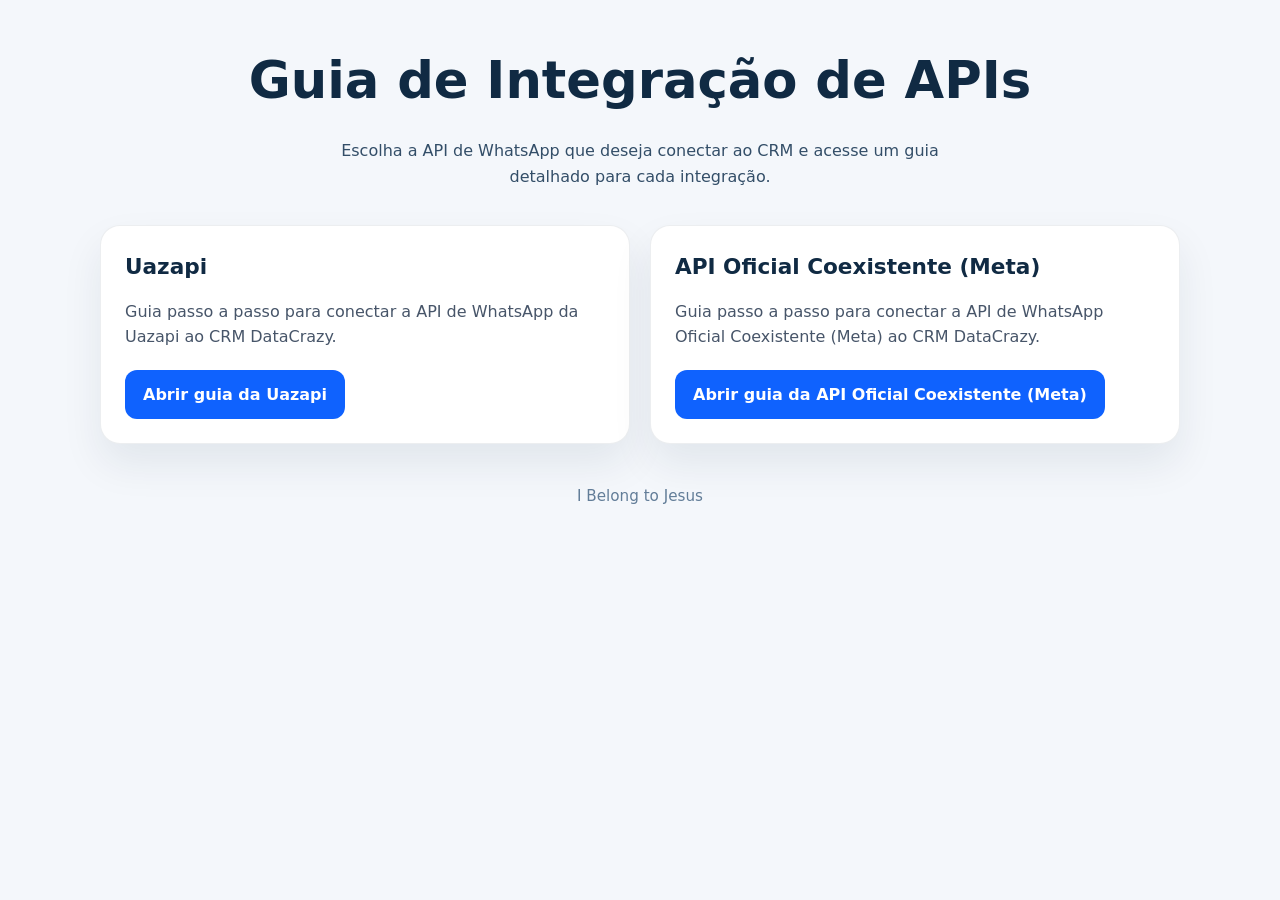
<file: index.html>
<!DOCTYPE html>
<html lang="pt-BR">
<head>
  <meta charset="UTF-8">
  <meta name="viewport" content="width=device-width, initial-scale=1.0">
  <title>Guias de Integração de APIs</title>
  <link rel="stylesheet" href="css/styles.css">
</head>
<body class="home-page">
  <!-- Página principal do projeto com links para cada guia de API. -->
  <main>
    <header>
      <h1>Guia de Integração de APIs</h1>
      <p>Escolha a API de WhatsApp que deseja conectar ao CRM e acesse um guia detalhado para cada integração.</p>
    </header>

    <!-- Lista de APIs disponíveis para consulta. Adicione novos cards aqui sempre que houver outro guia. -->
    <section class="cards">
      <article class="card">
        <h2>Uazapi</h2>
        <p>Guia passo a passo para conectar a API de WhatsApp da Uazapi ao CRM DataCrazy.</p>
        <a href="Uazapi/uazapi.html">Abrir guia da Uazapi</a>
      </article>

      <article class="card">
        <h2>API Oficial Coexistente (Meta)</h2>
        <p>Guia passo a passo para conectar a API de WhatsApp Oficial Coexistente (Meta) ao CRM DataCrazy.</p>
        <a href="oficial-coex/oficial-coex.html">Abrir guia da API Oficial Coexistente (Meta)</a>
    </section>

    <div class="footnote">
      <p>I Belong to Jesus</p>
    </div>
  </main>
</body>
</html>
</file>
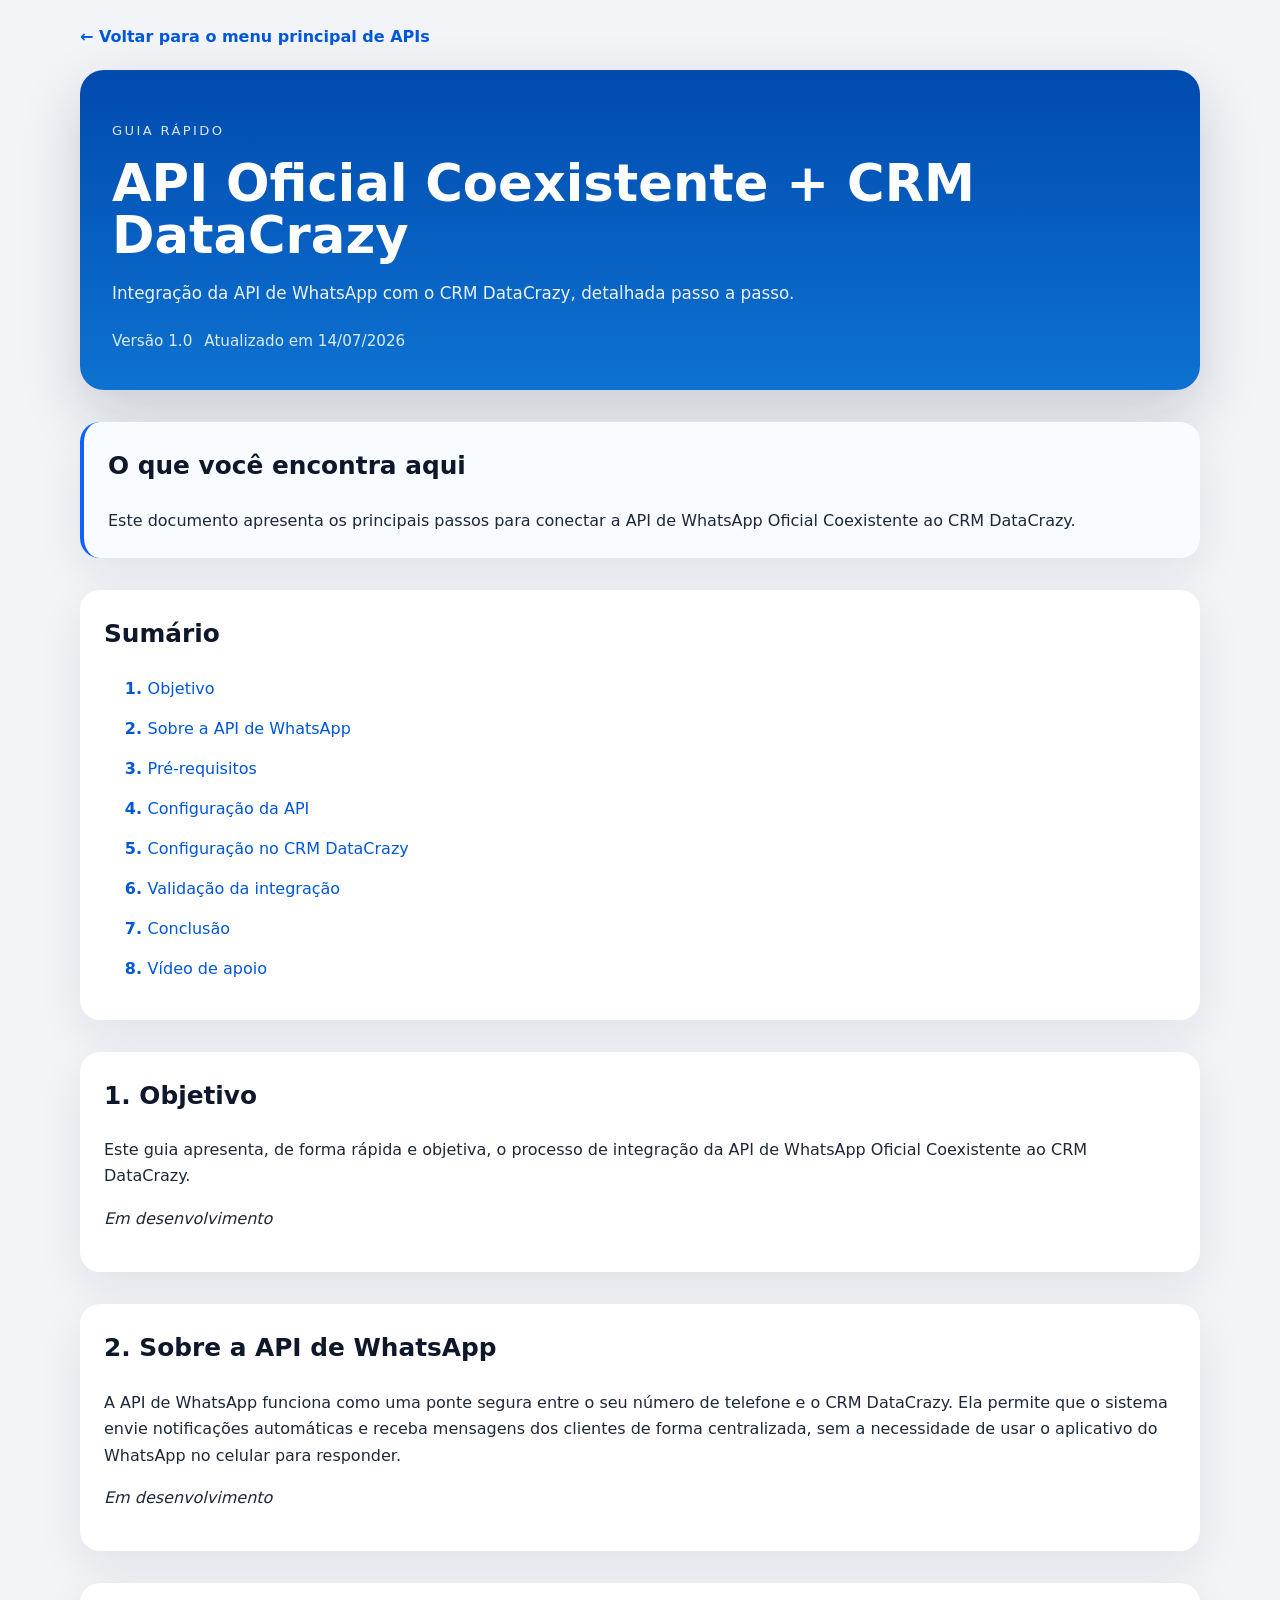
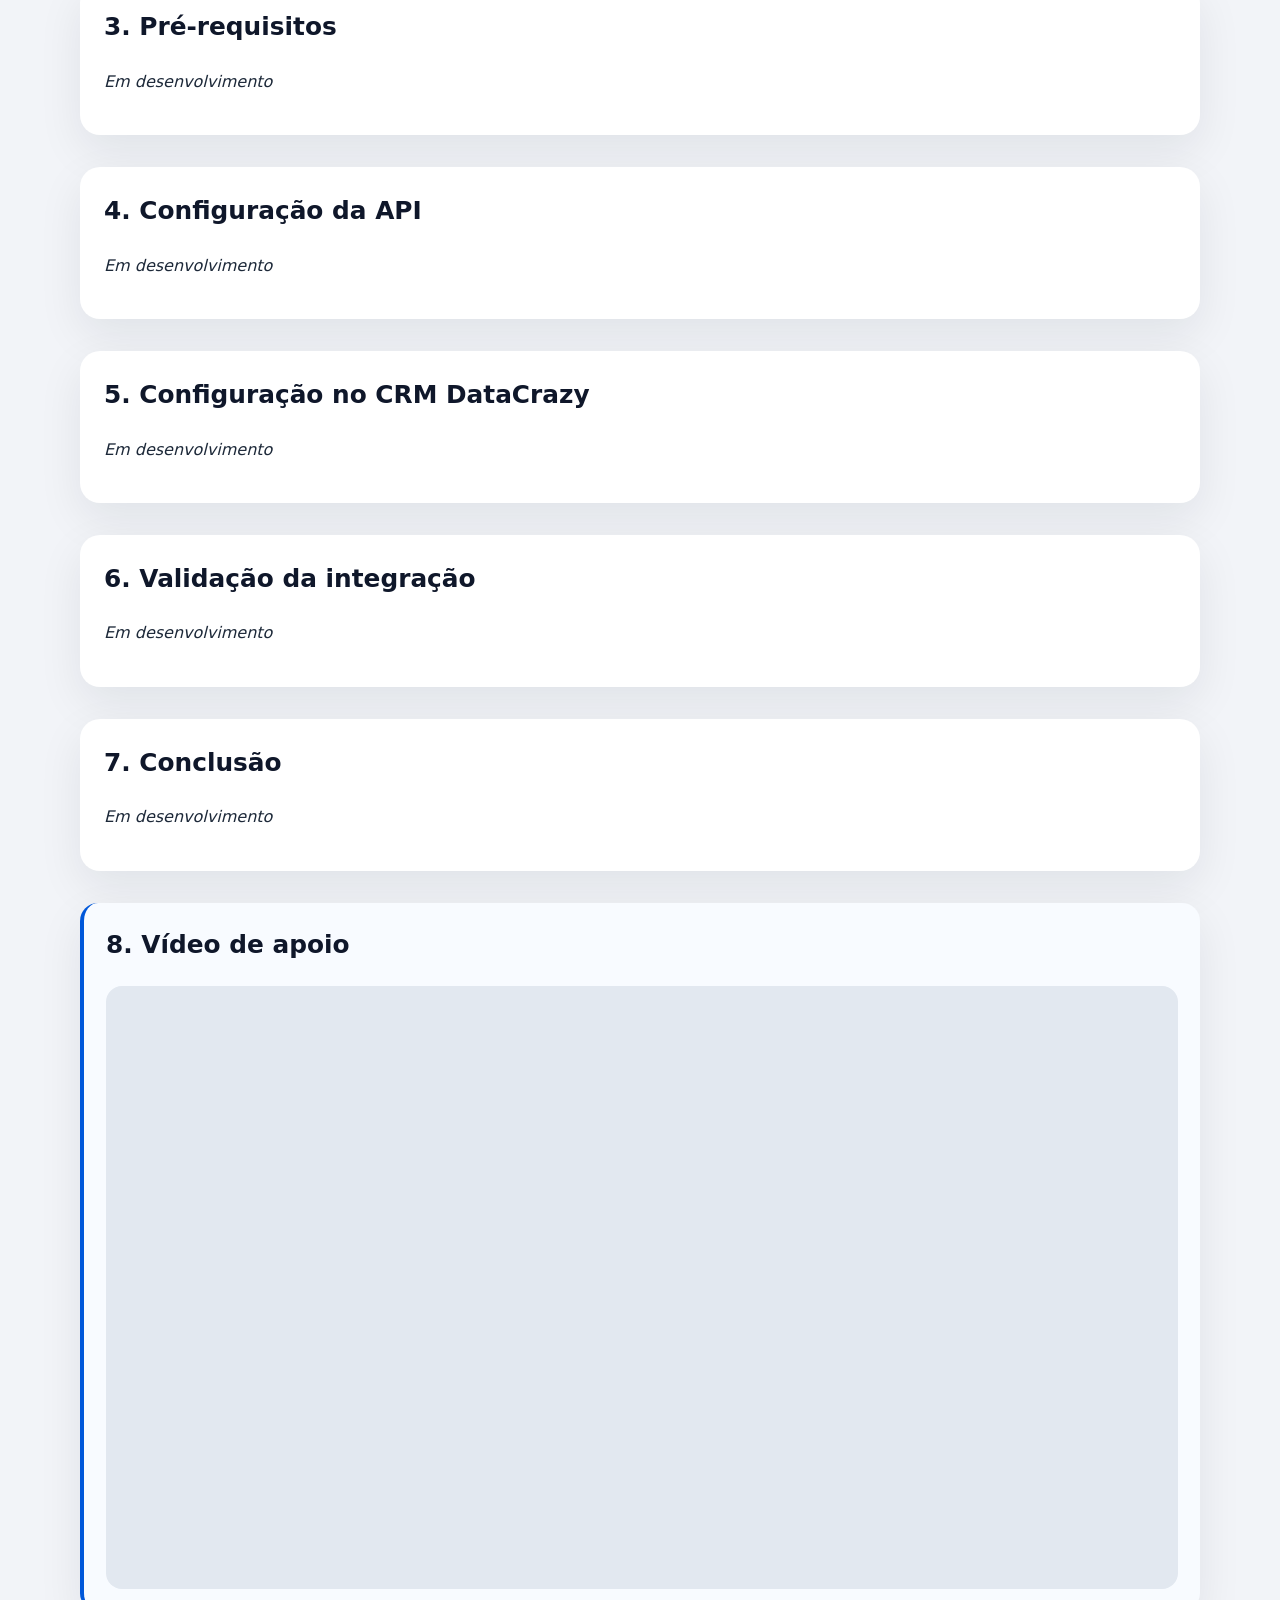
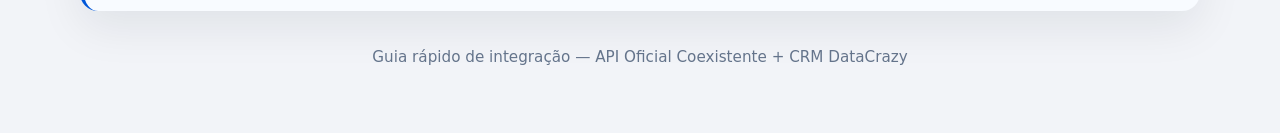
<file: oficial-coex/oficial-coex.html>
<!DOCTYPE html>
<html lang="pt-BR">
<head>
  <meta charset="UTF-8">
  <meta name="viewport" content="width=device-width, initial-scale=1.0">
  <title>Guia Rápido de Integração — API Oficial Coexistente + CRM DataCrazy</title>
  <link rel="stylesheet" href="../css/styles.css">
</head>
<body class="api-guide">
  <!-- Guia específico da API Oficial Coexistente. Use esta página para orientar a integração com o CRM DataCrazy. -->
  <main>
    <!-- Navegação interna entre o guia da API Oficial Coexistente e o menu principal de APIs. -->
    <nav>
      <a href="../index.html">← Voltar para o menu principal de APIs</a>
    </nav>
    <!-- Seção de cabeçalho principal do guia API Oficial Coexistente. -->
    <header class="hero">
      <p class="eyebrow">Guia Rápido</p>
      <h1>API Oficial Coexistente + CRM DataCrazy</h1>
      <p class="subtitle">Integração da API de WhatsApp com o CRM DataCrazy, detalhada passo a passo.</p>
      <div class="meta">
        <span>Versão 1.0</span>
        <span>Atualizado em 14/07/2026</span>
      </div>
    </header>

    <section class="overview">
      <h2>O que você encontra aqui</h2>
      <p>Este documento apresenta os principais passos para conectar a API de WhatsApp Oficial Coexistente ao CRM DataCrazy.</p>
    </section>

    <section id="sumario" class="toc">
      <h2>Sumário</h2>
      <ol>
        <li><a href="#objetivo">Objetivo</a></li>
        <li><a href="#sobre-api-whatsapp">Sobre a API de WhatsApp</a></li>
        <li><a href="#pre-requisitos">Pré-requisitos</a></li>
        <li><a href="#configuracao-da-api">Configuração da API</a></li>
        <li><a href="#configuracao-crm-datacrazy">Configuração no CRM DataCrazy</a></li>
        <li><a href="#validacao-integracao">Validação da integração</a></li>
        <li><a href="#conclusao">Conclusão</a></li>
        <li><a href="#video-de-apoio">Vídeo de apoio</a></li>
      </ol>
    </section>

    <section id="objetivo">
      <h2>1. Objetivo</h2>
      <p>Este guia apresenta, de forma rápida e objetiva, o processo de integração da API de WhatsApp Oficial Coexistente ao CRM DataCrazy.</p>
      <p><em>Em desenvolvimento</em></p>
    </section>

    <section id="sobre-api-whatsapp">
      <h2>2. Sobre a API de WhatsApp</h2>
      <p>A API de WhatsApp funciona como uma ponte segura entre o seu número de telefone e o CRM DataCrazy. Ela permite que o sistema envie notificações automáticas e receba mensagens dos clientes de forma centralizada, sem a necessidade de usar o aplicativo do WhatsApp no celular para responder.</p>
      <p><em>Em desenvolvimento</em></p>
    </section>

    <section id="pre-requisitos">
      <h2>3. Pré-requisitos</h2>
      <p><em>Em desenvolvimento</em></p>
    </section>

    <section id="configuracao-da-api">
      <h2>4. Configuração da API</h2>
      <p><em>Em desenvolvimento</em></p>
    </section>

    <section id="configuracao-crm-datacrazy">
      <h2>5. Configuração no CRM DataCrazy</h2>
      <p><em>Em desenvolvimento</em></p>
    </section>

    <section id="validacao-integracao">
      <h2>6. Validação da integração</h2>
      <p><em>Em desenvolvimento</em></p>
    </section>

    <section id="conclusao">
      <h2>7. Conclusão</h2>
      <p><em>Em desenvolvimento</em></p>
    </section>

    <section id="video-de-apoio" class="video-support">
      <h2>8. Vídeo de apoio</h2>
      <div class="video-container">
        <iframe width="560" height="315" src="https://www.youtube.com/embed/7N5UMu6KO8g?si=Vg3ADNC_gmLqhSTC" title="YouTube video player" frameborder="0" allow="accelerometer; autoplay; clipboard-write; encrypted-media; gyroscope; picture-in-picture; web-share" referrerpolicy="strict-origin-when-cross-origin" allowfullscreen></iframe>
      </div>
    </section>

    <footer class="footer">
      <p>Guia rápido de integração — API Oficial Coexistente + CRM DataCrazy</p>
    </footer>
  </main>
</body>
</html>
</file>
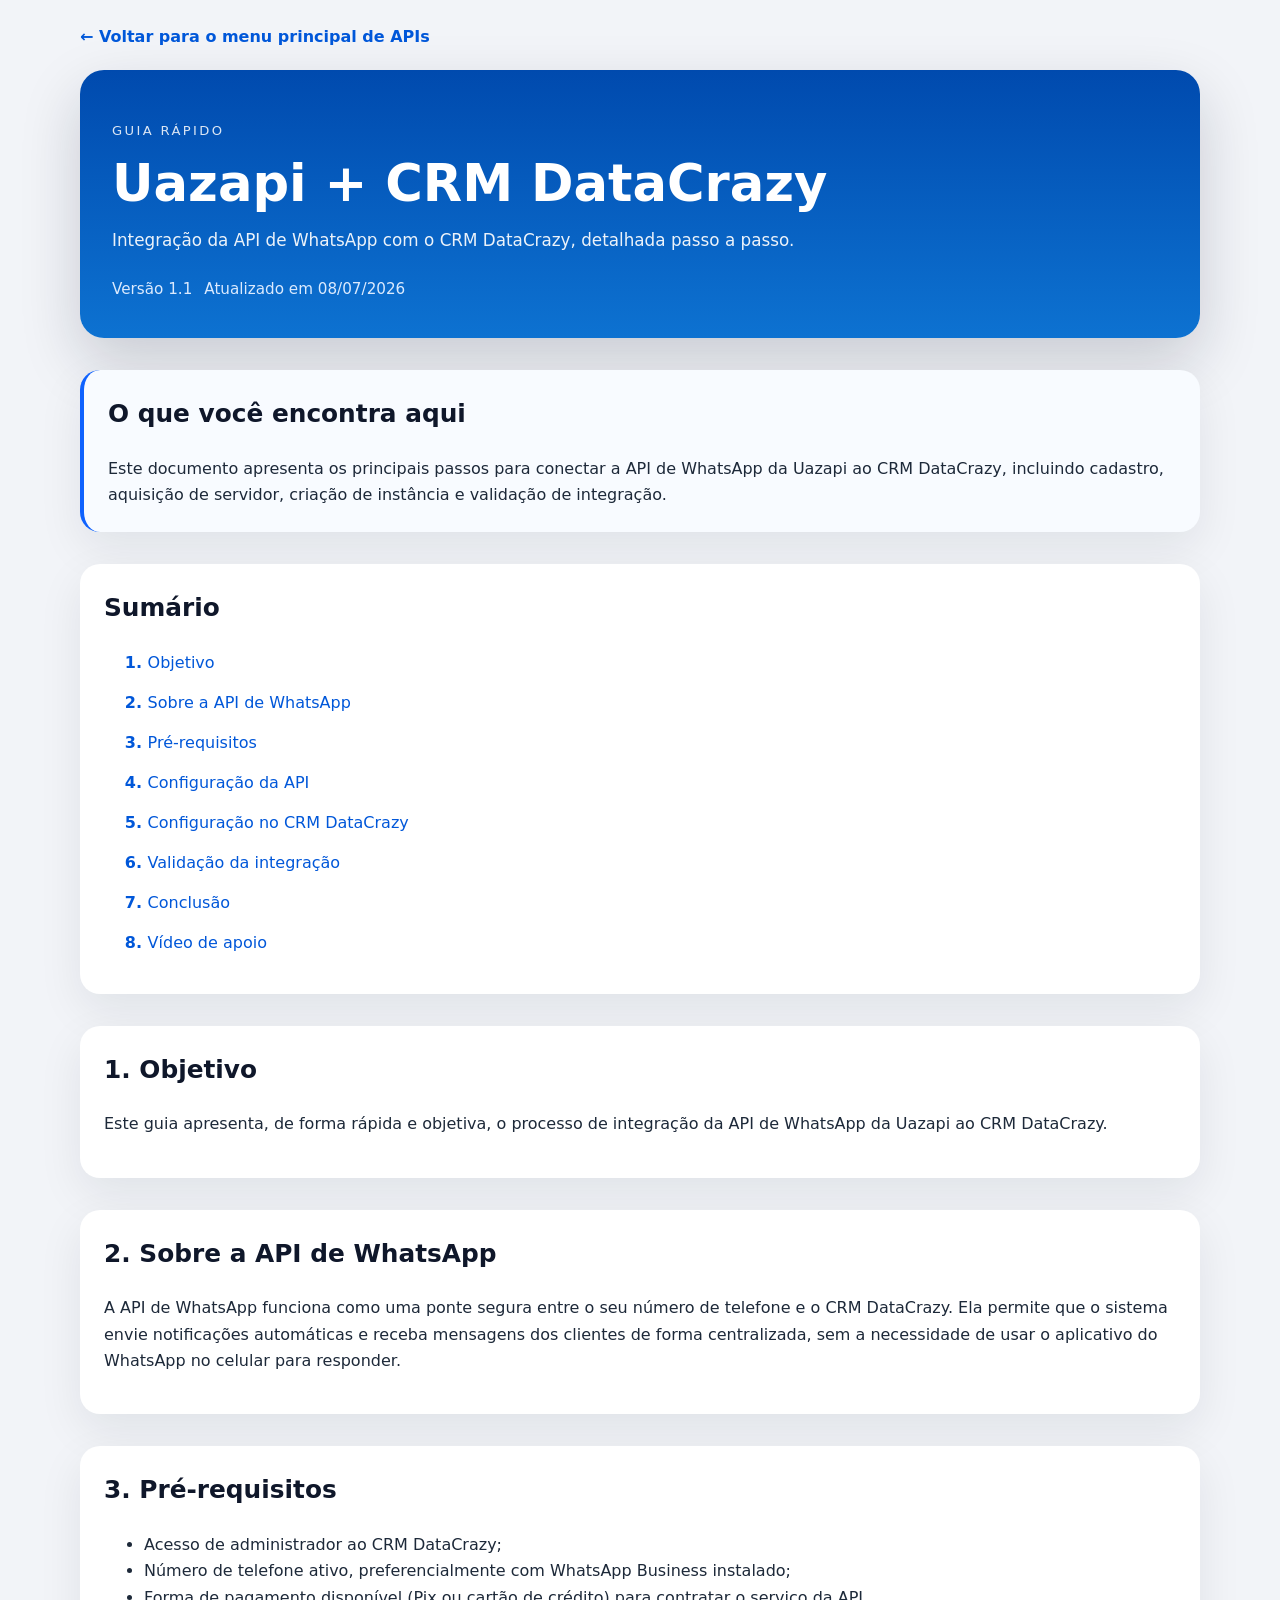
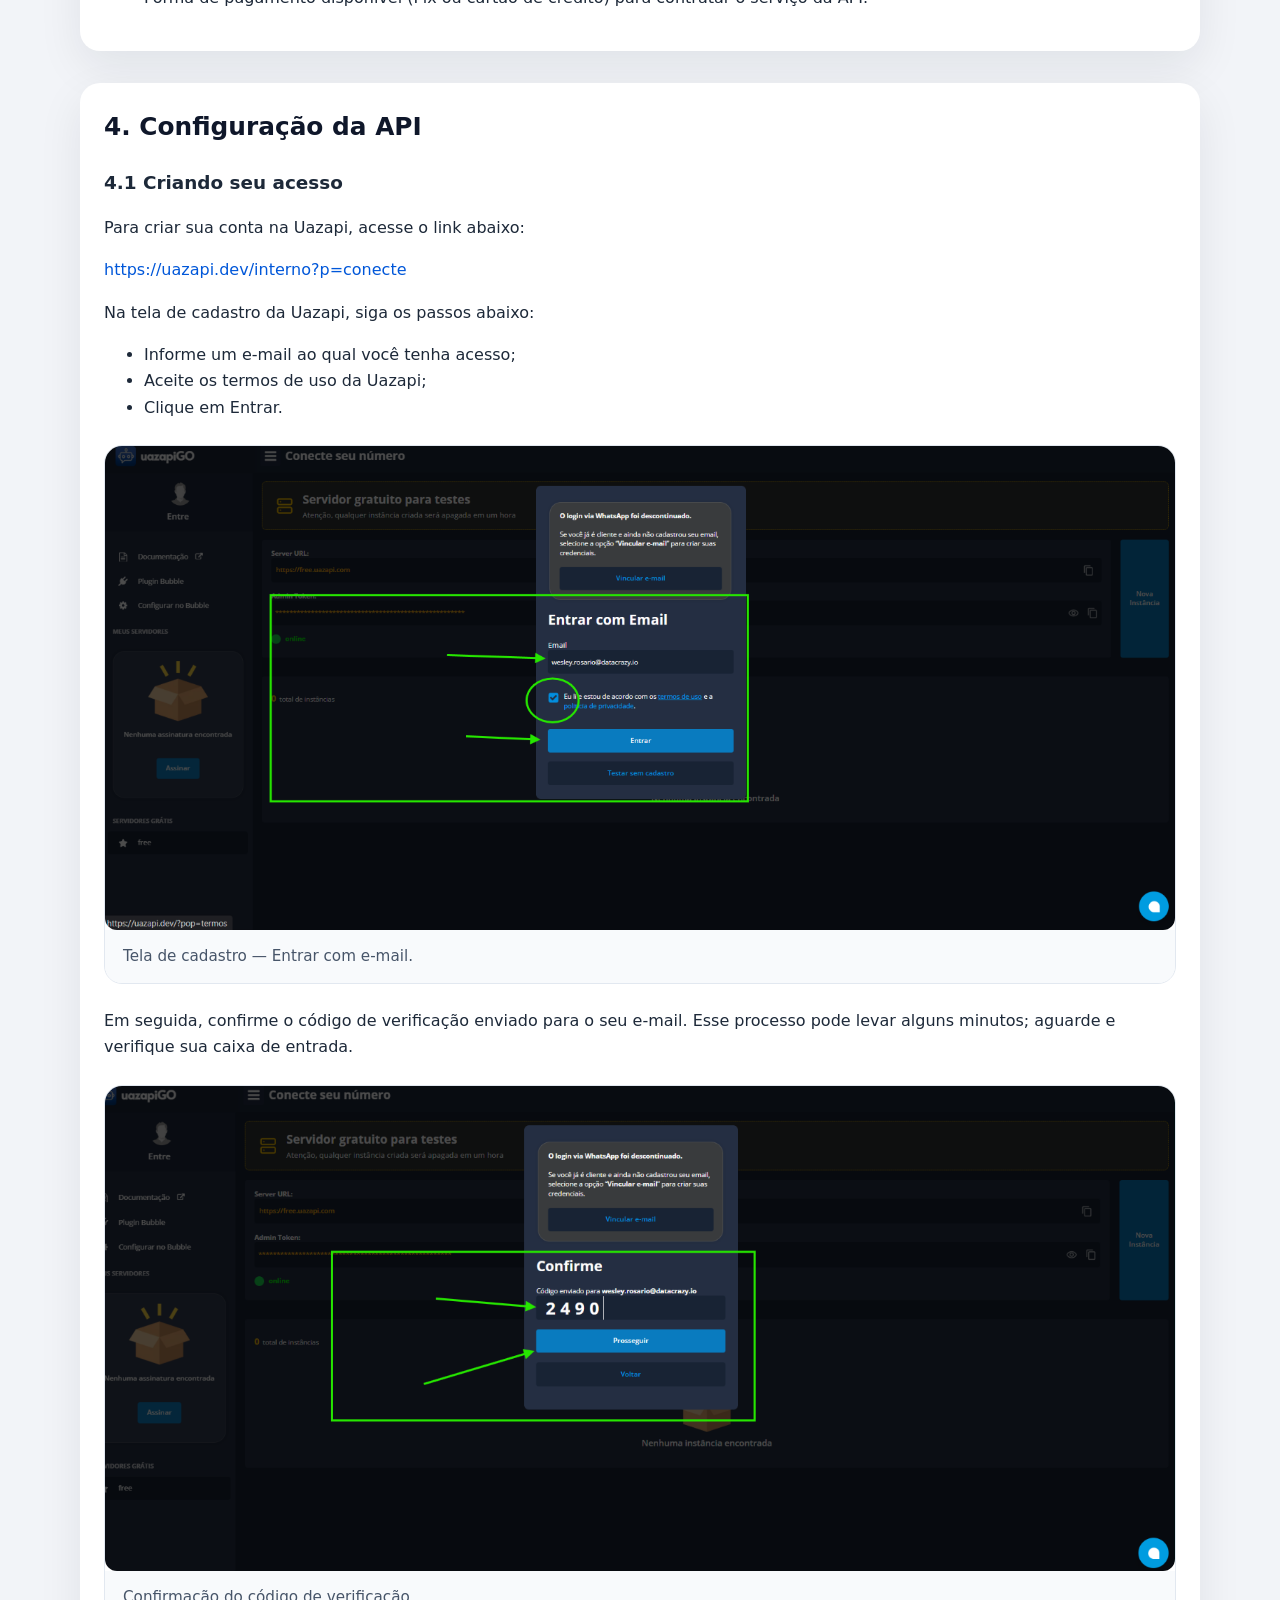
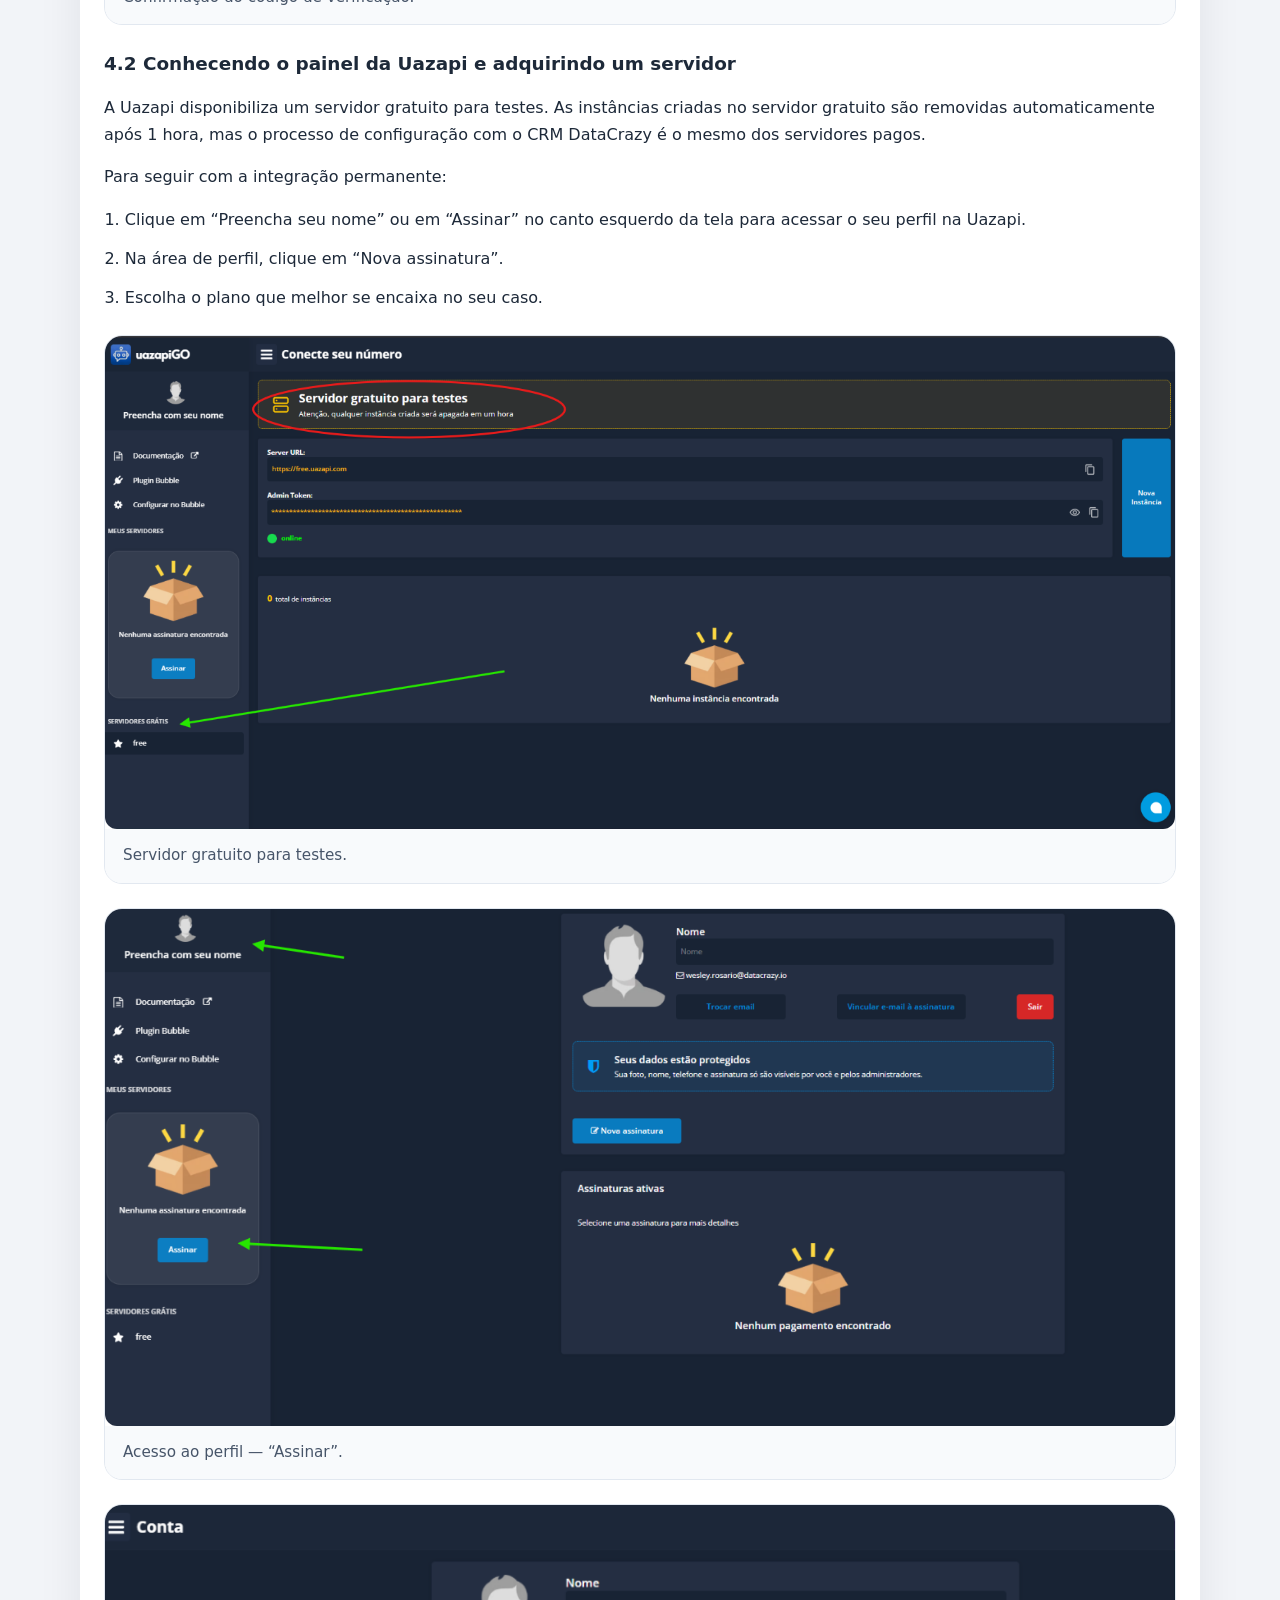
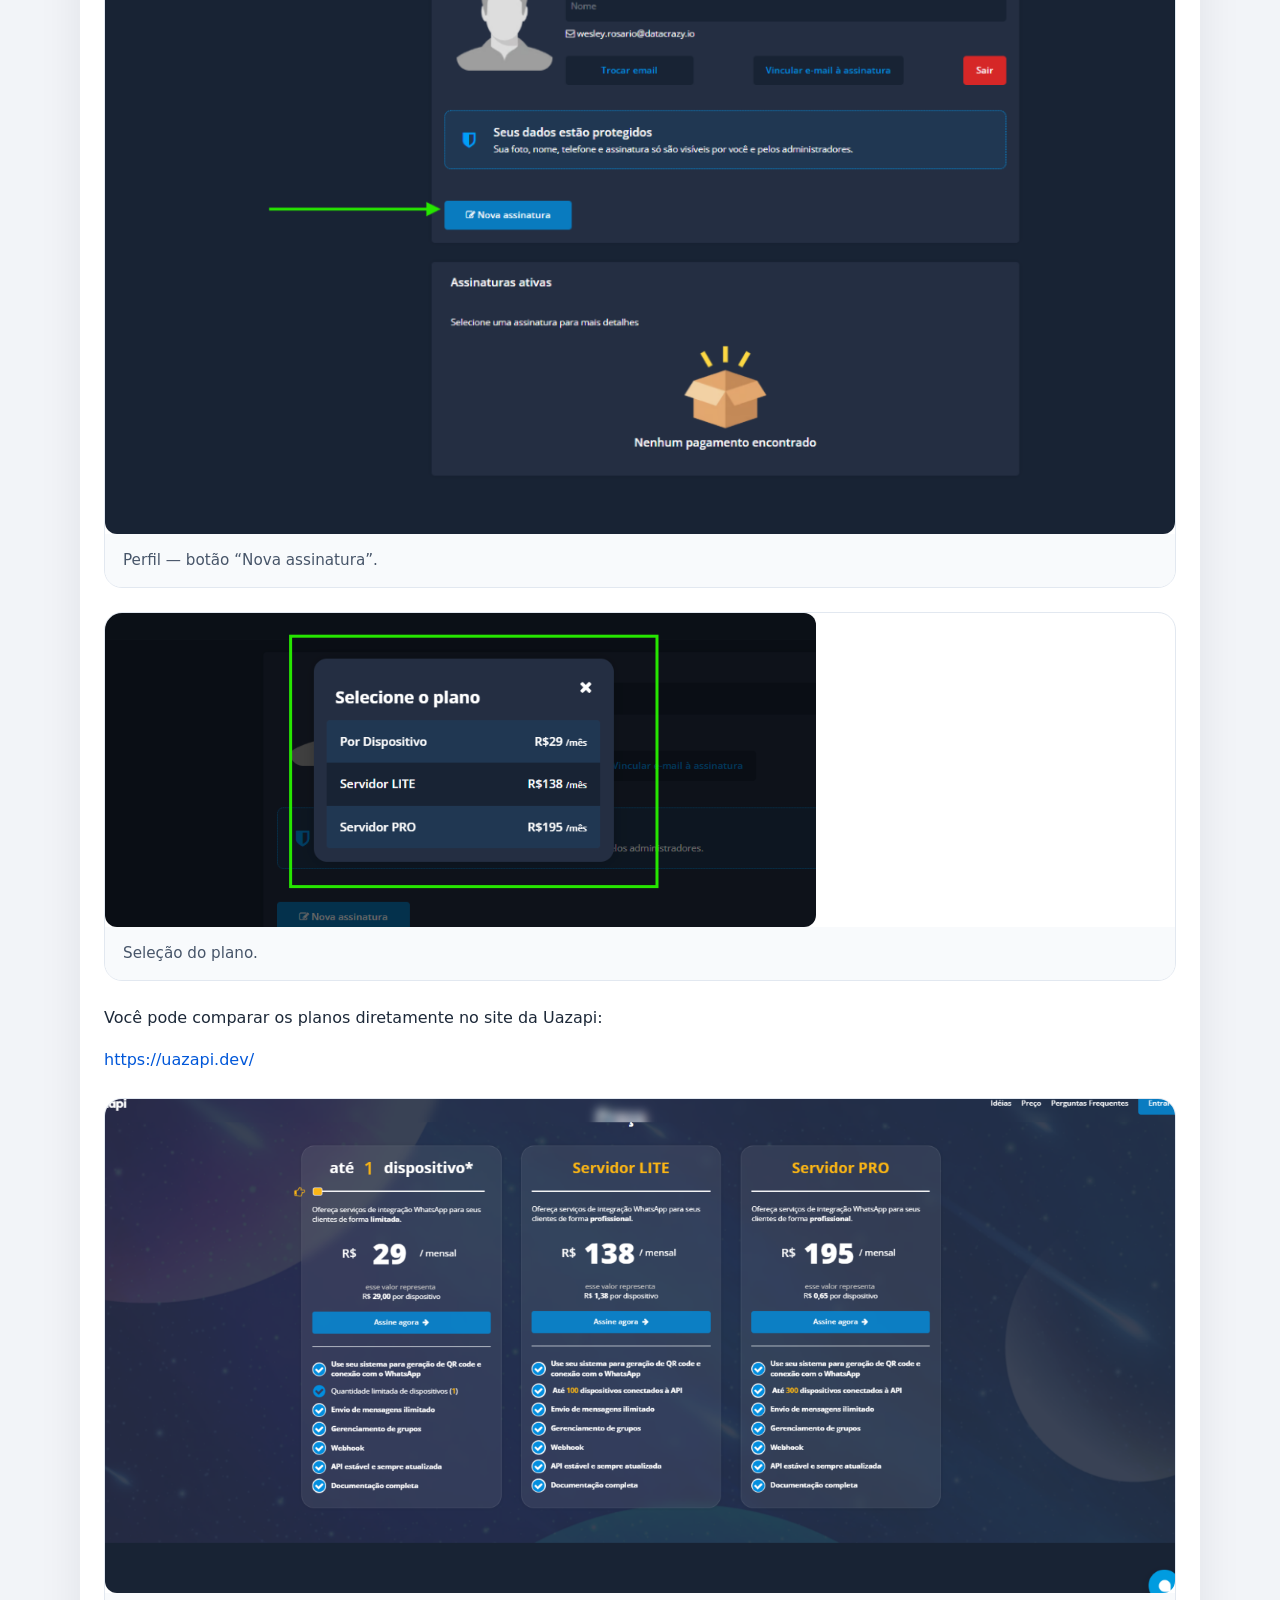
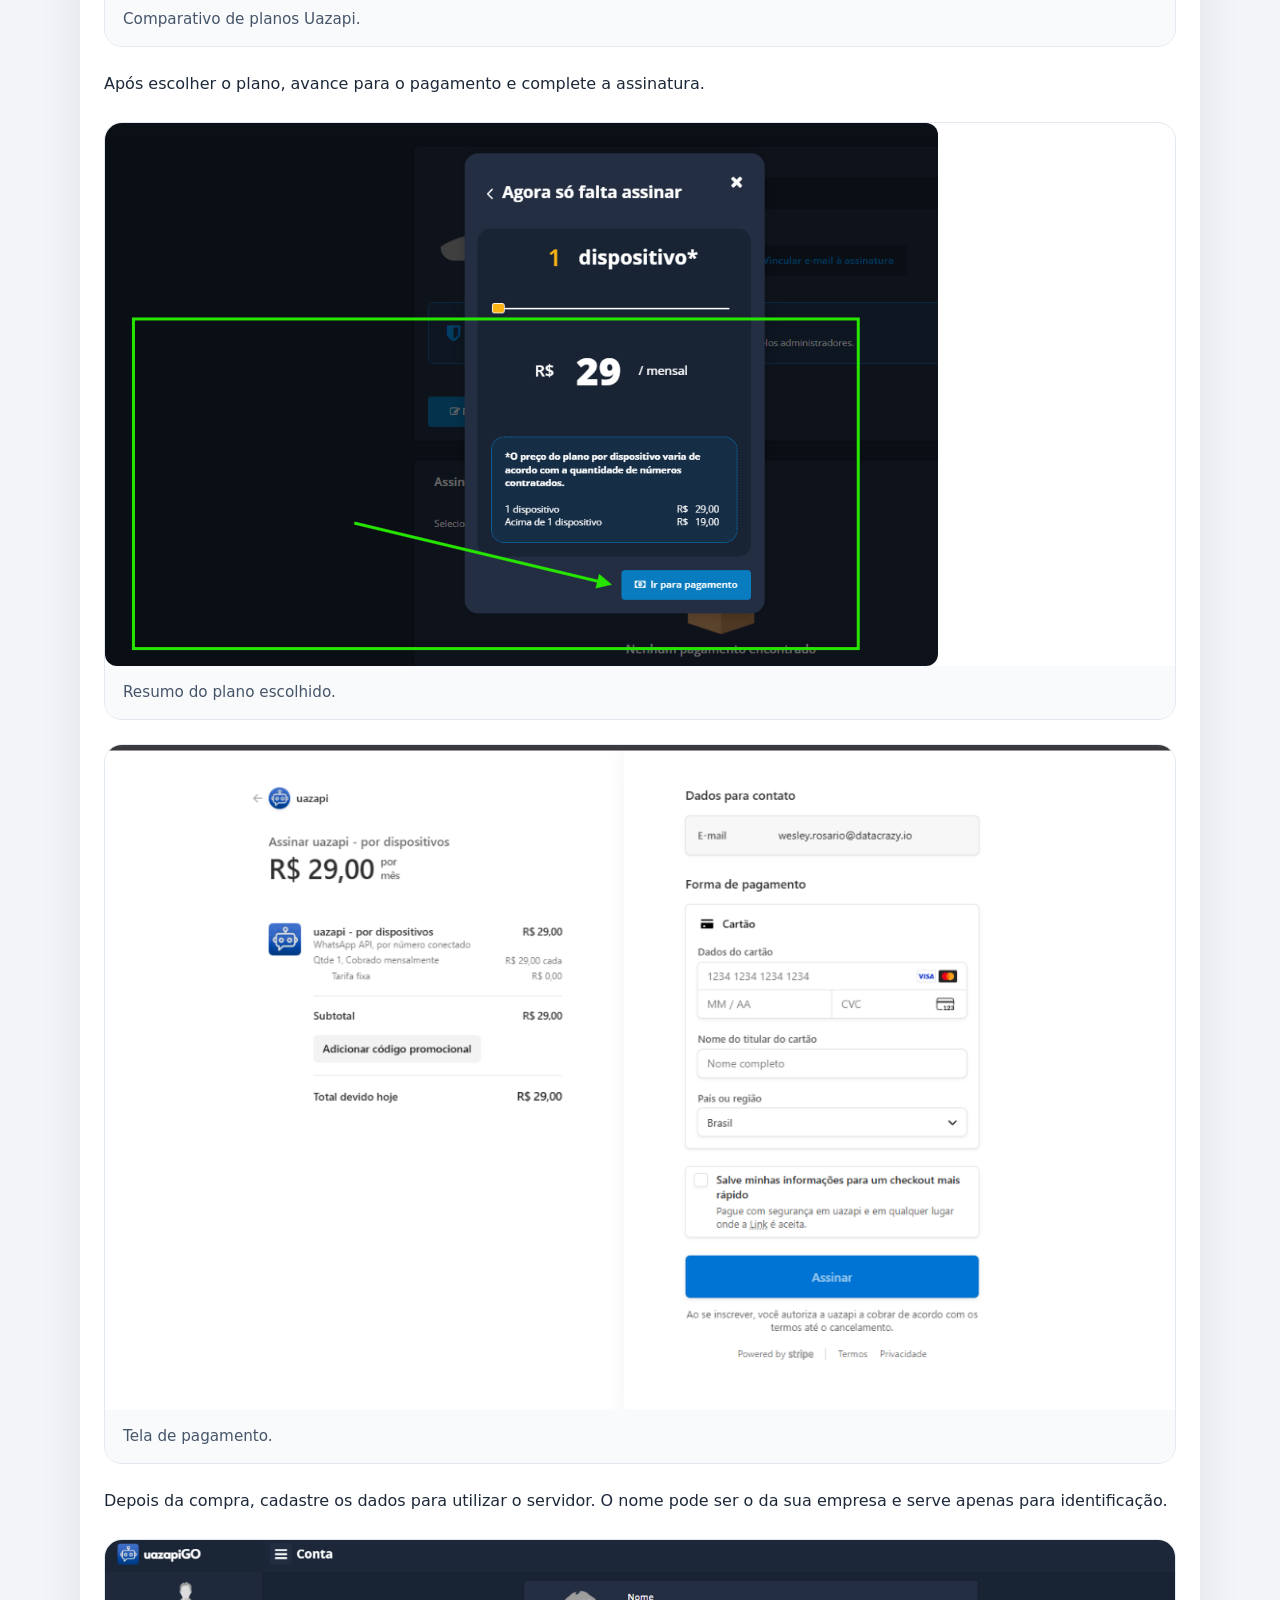
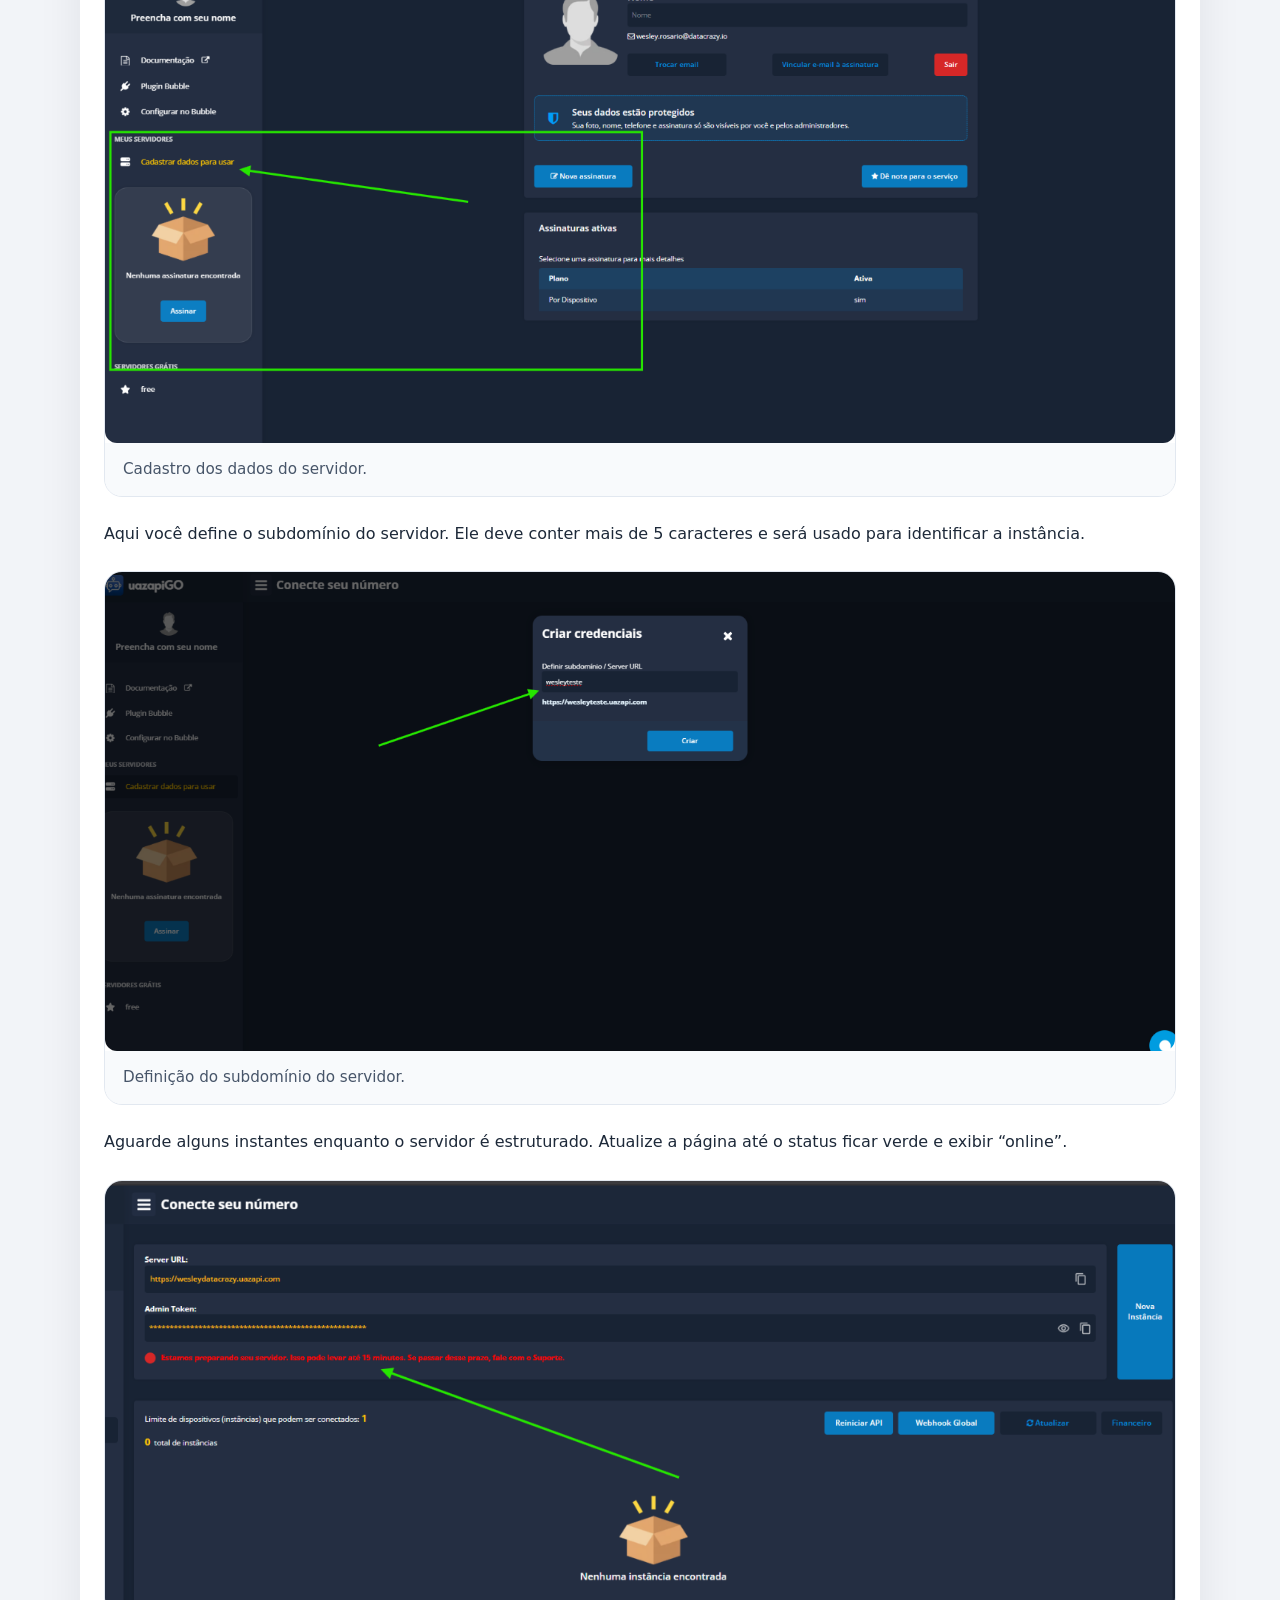
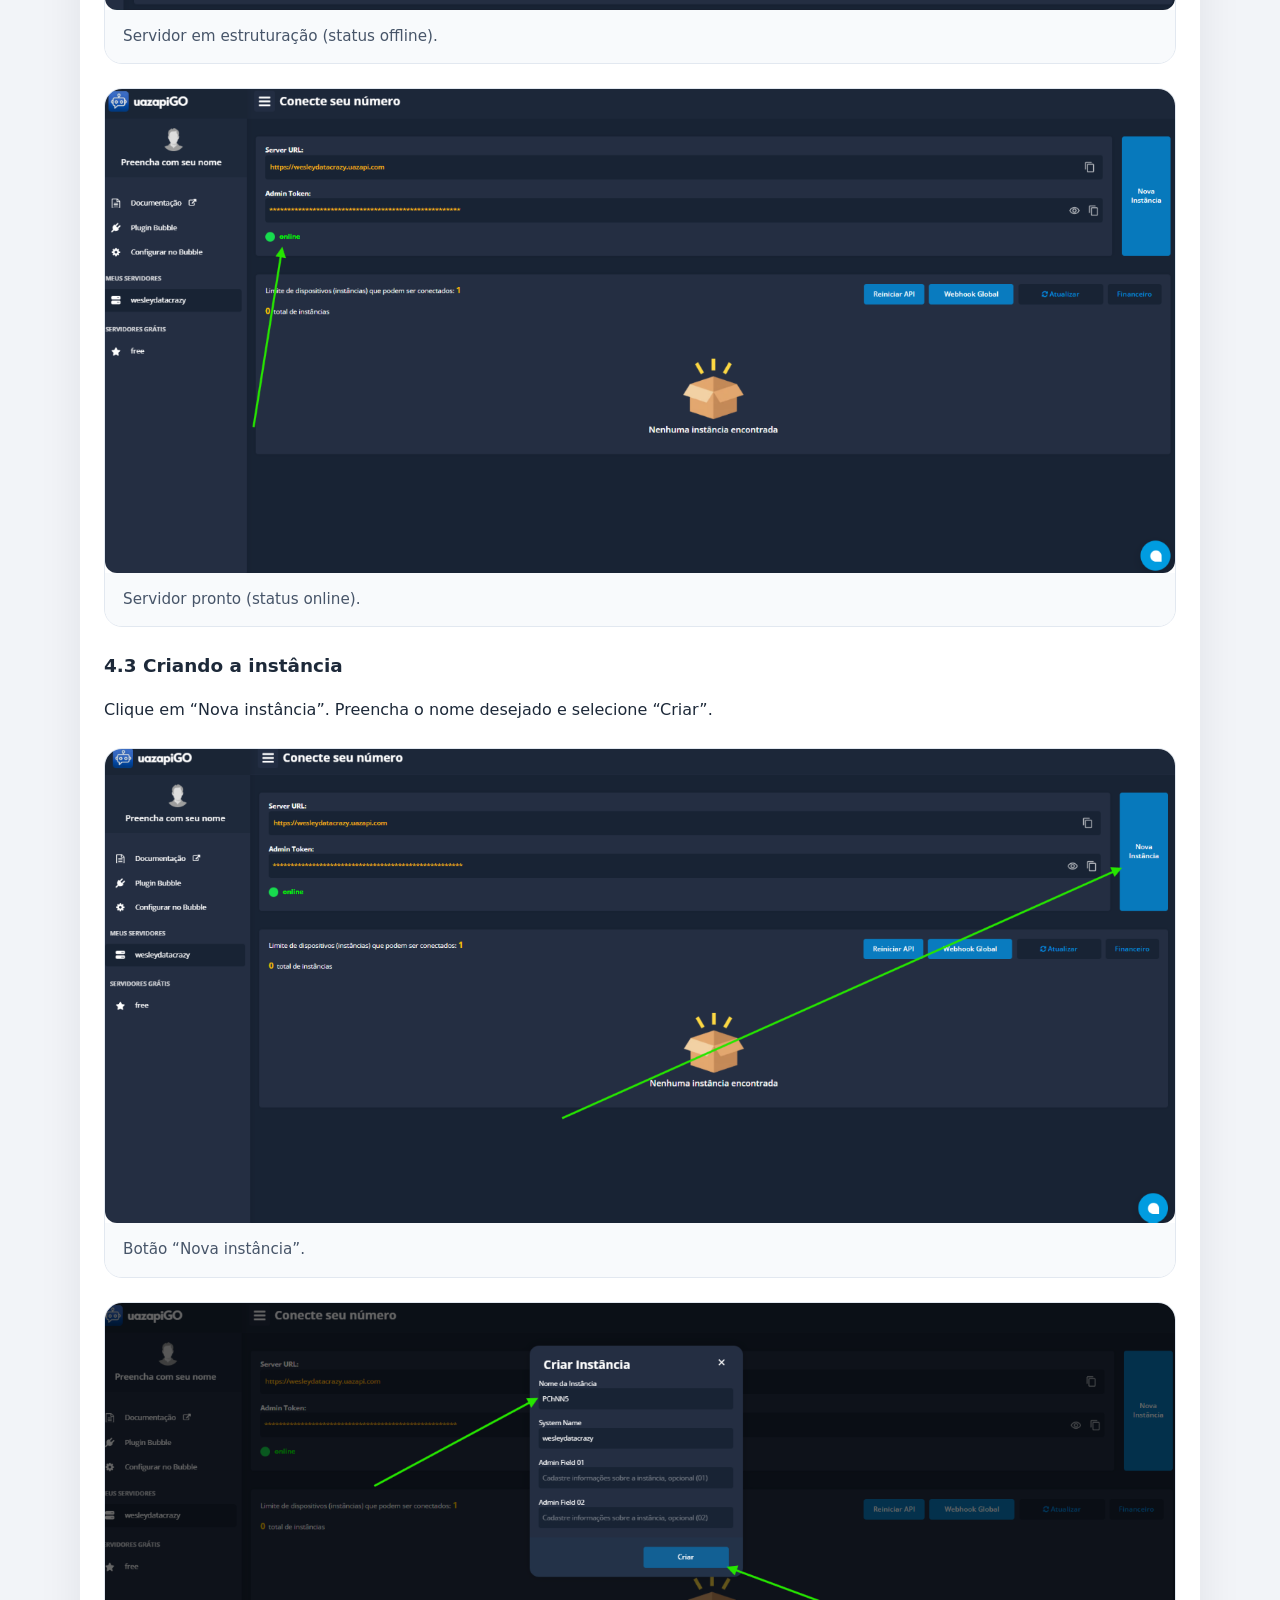
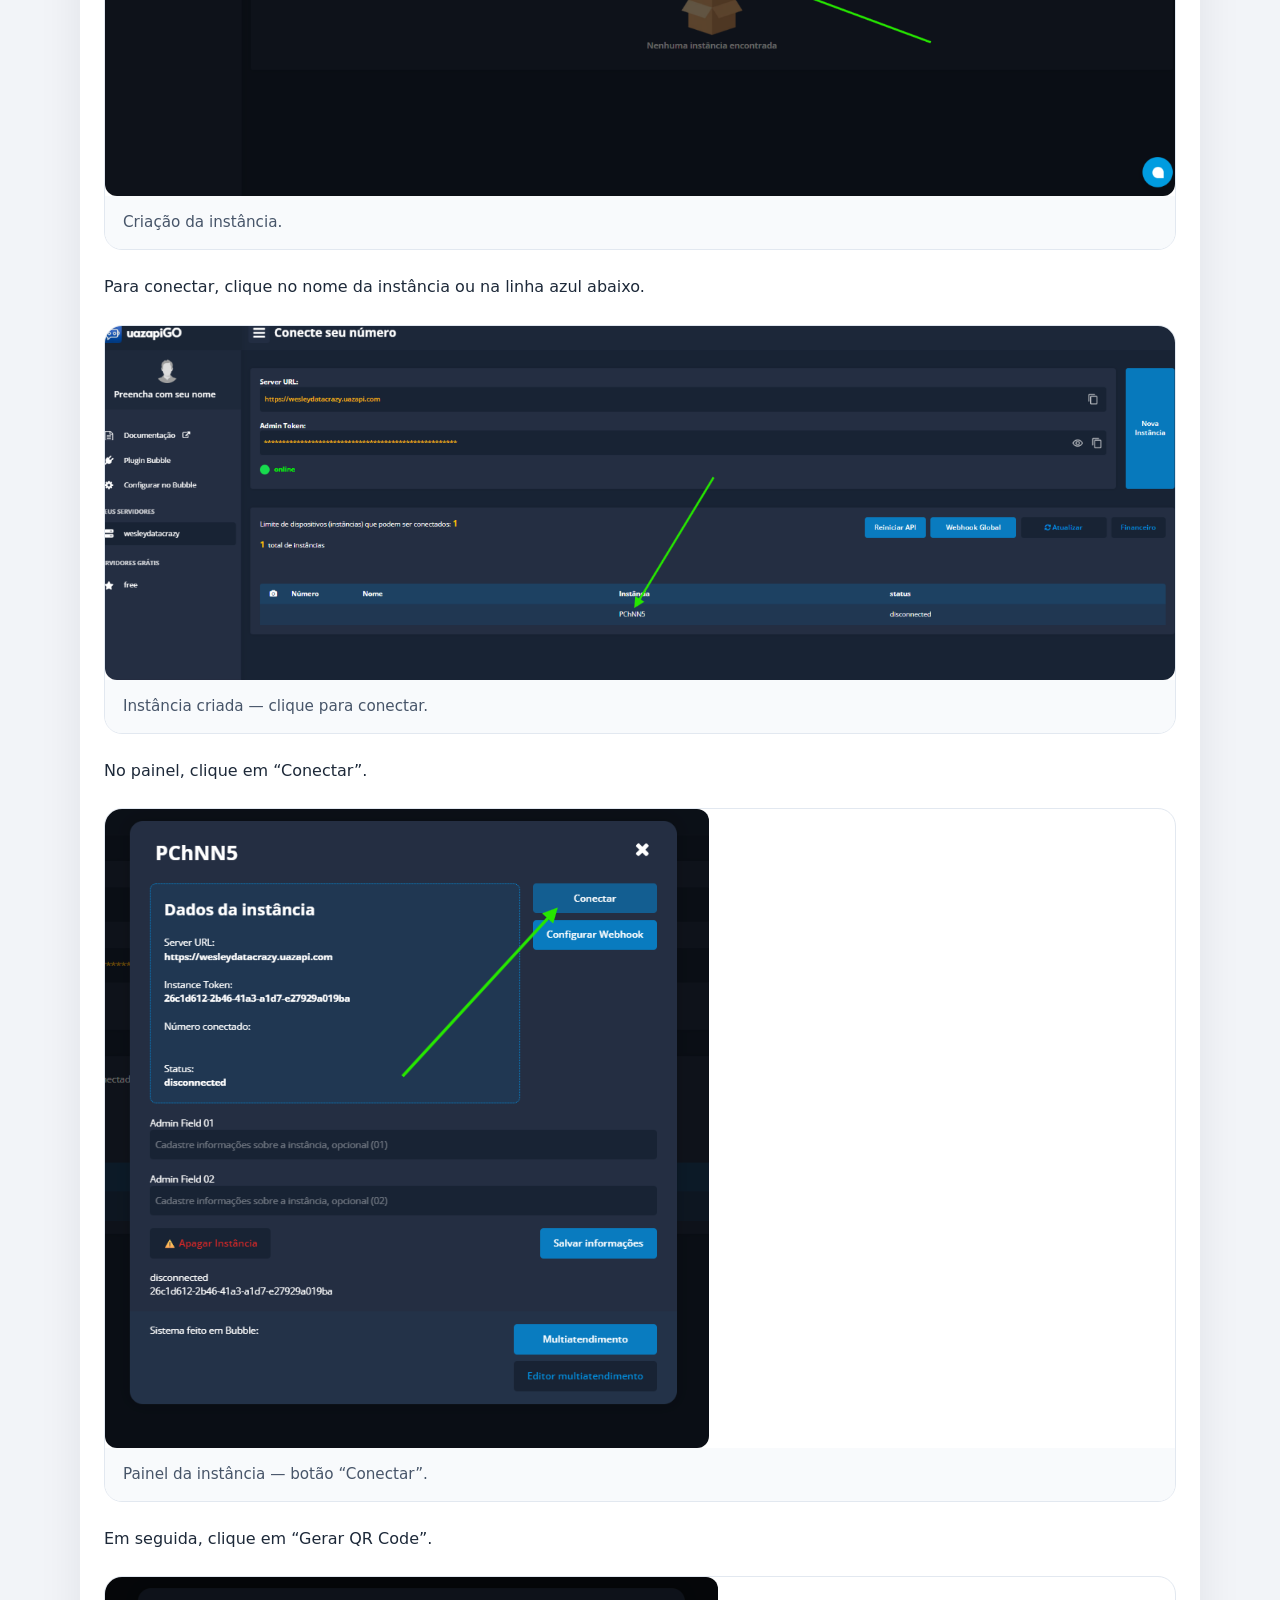
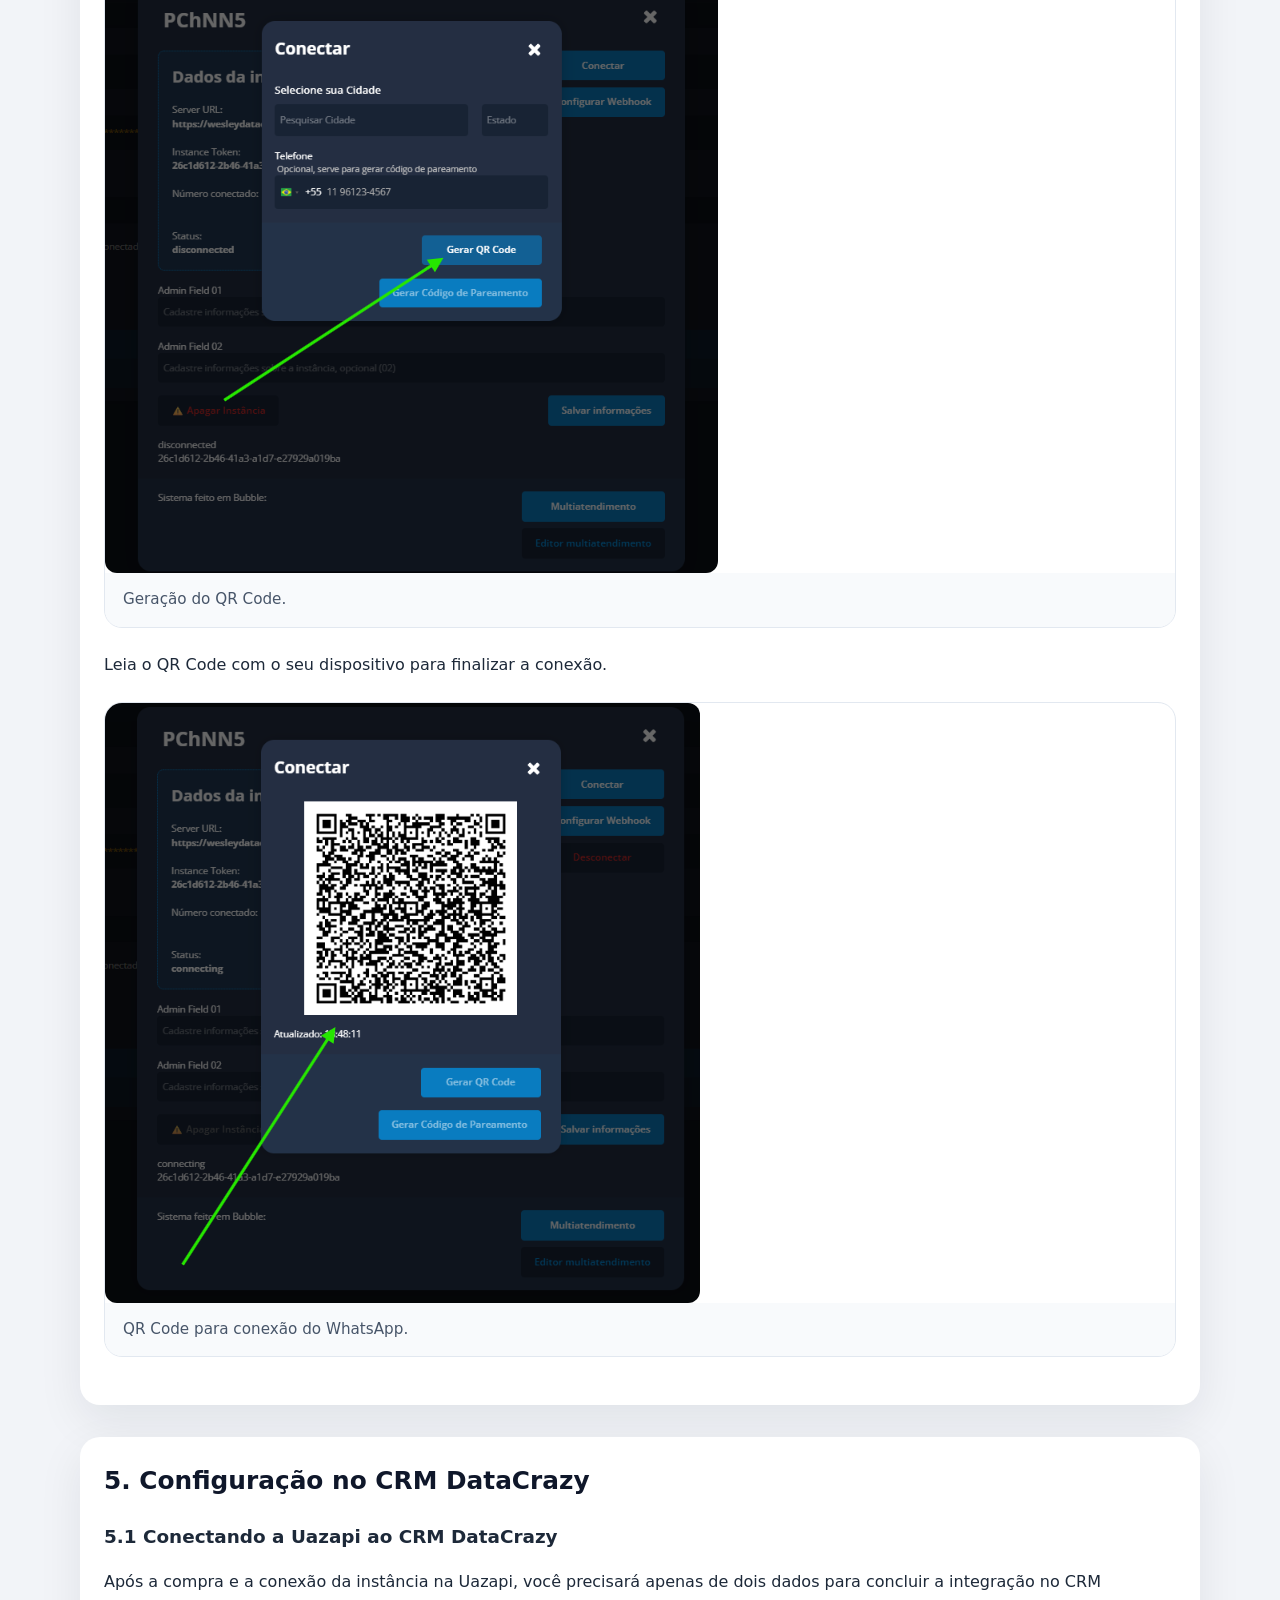
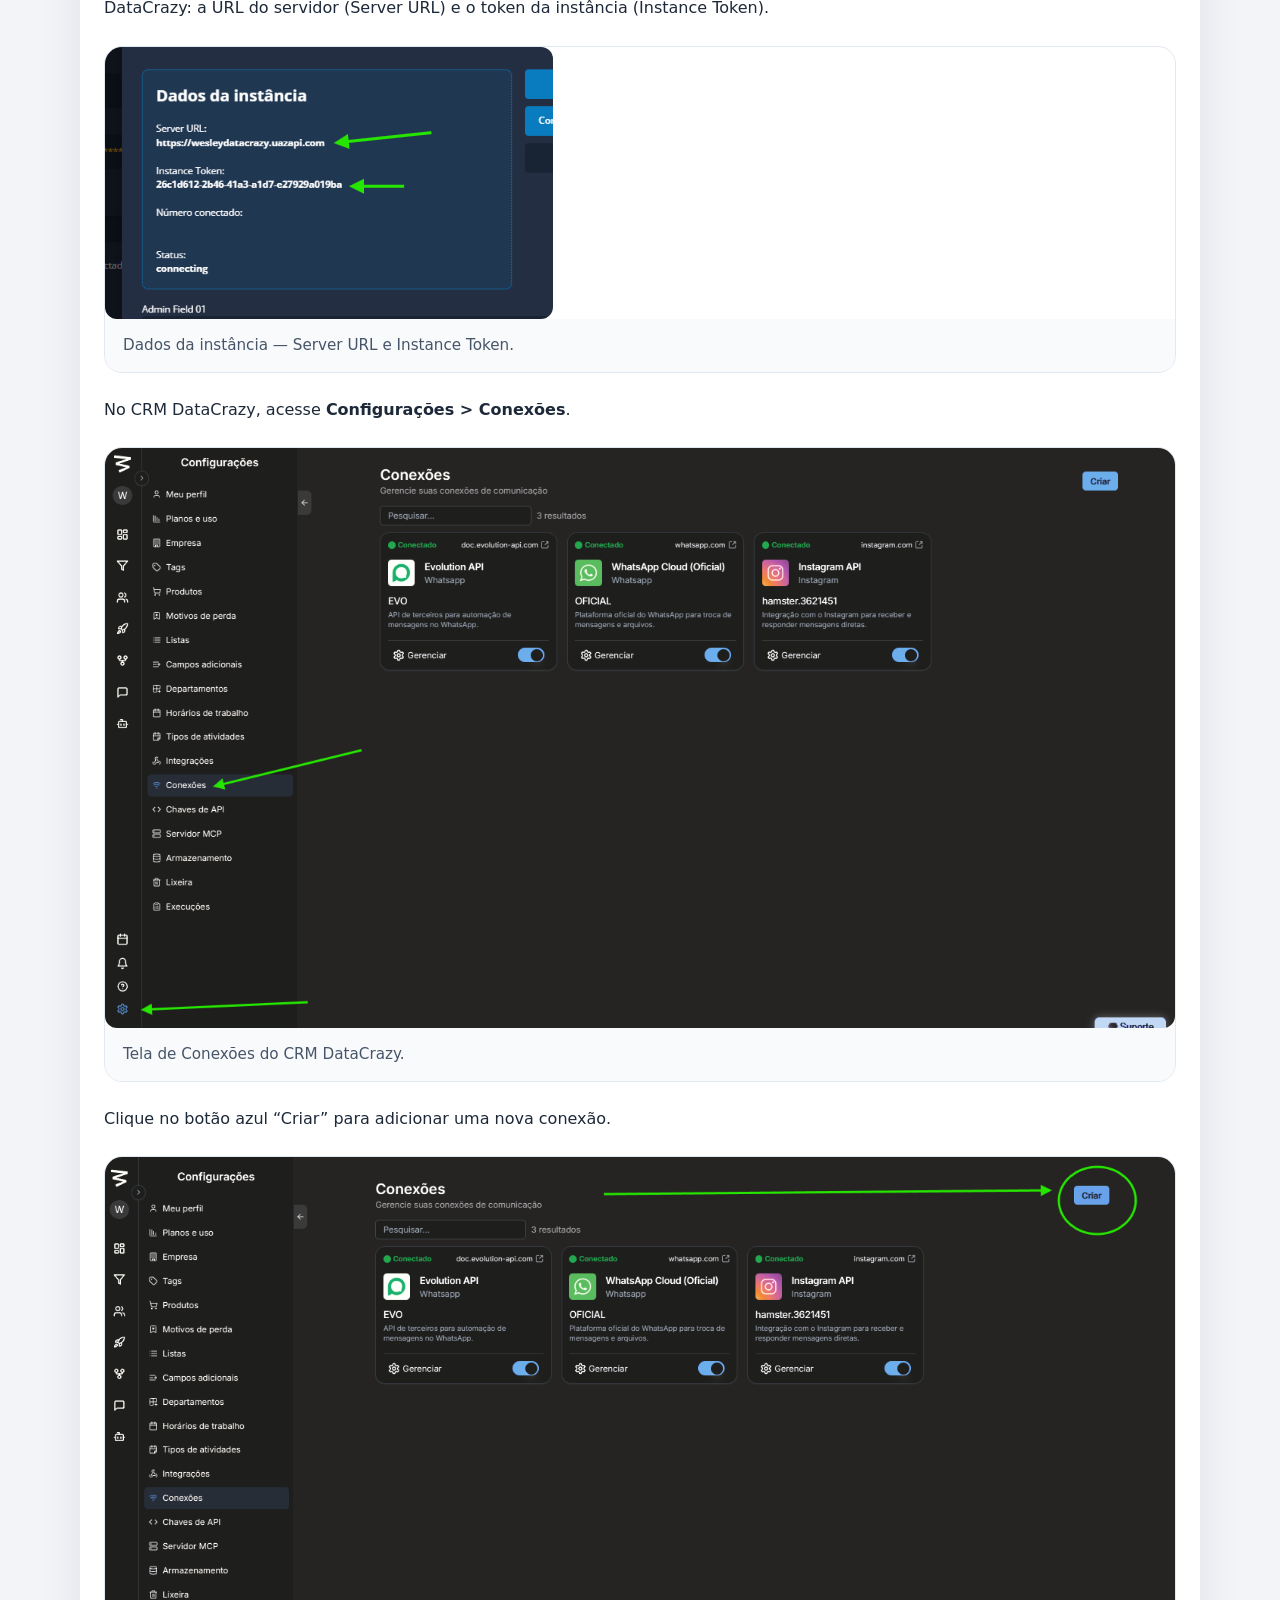
<file: Uazapi/uazapi.html>
<!DOCTYPE html>
<html lang="pt-BR">
<head>
  <meta charset="UTF-8">
  <meta name="viewport" content="width=device-width, initial-scale=1.0">
  <title>Guia Rápido de Integração — Uazapi + CRM DataCrazy</title>
  <link rel="stylesheet" href="../css/styles.css">
</head>
<body class="api-guide">
  <!-- Guia específico da API Uazapi. Use esta página para orientar a integração com o CRM DataCrazy. -->
  <main>
    <!-- Navegação interna entre o guia da Uazapi e o menu principal de APIs. -->
    <nav>
      <a href="../index.html">← Voltar para o menu principal de APIs</a>
    </nav>
    <!-- Seção de cabeçalho principal do guia Uazapi. -->
    <header class="hero">
      <p class="eyebrow">Guia Rápido</p>
      <h1>Uazapi + CRM DataCrazy</h1>
      <p class="subtitle">Integração da API de WhatsApp com o CRM DataCrazy, detalhada passo a passo.</p>
      <div class="meta">
        <span>Versão 1.1</span>
        <span>Atualizado em 08/07/2026</span>
      </div>
    </header>

    <section class="overview">
      <h2>O que você encontra aqui</h2>
      <p>Este documento apresenta os principais passos para conectar a API de WhatsApp da Uazapi ao CRM DataCrazy, incluindo cadastro, aquisição de servidor, criação de instância e validação de integração.</p>
    </section>

    <section id="sumario" class="toc">
      <h2>Sumário</h2>
      <ol>
        <li><a href="#objetivo">Objetivo</a></li>
        <li><a href="#sobre-api-whatsapp">Sobre a API de WhatsApp</a></li>
        <li><a href="#pre-requisitos">Pré-requisitos</a></li>
        <li><a href="#configuracao-da-api">Configuração da API</a></li>
        <li><a href="#configuracao-crm-datacrazy">Configuração no CRM DataCrazy</a></li>
        <li><a href="#validacao-integracao">Validação da integração</a></li>
        <li><a href="#conclusao">Conclusão</a></li>
        <li><a href="#video-de-apoio">Vídeo de apoio</a></li>
      </ol>
    </section>

    <section id="objetivo">
      <h2>1. Objetivo</h2>
      <p>Este guia apresenta, de forma rápida e objetiva, o processo de integração da API de WhatsApp da Uazapi ao CRM DataCrazy.</p>
    </section>

    <section id="sobre-api-whatsapp">
      <h2>2. Sobre a API de WhatsApp</h2>
      <p>A API de WhatsApp funciona como uma ponte segura entre o seu número de telefone e o CRM DataCrazy. Ela permite que o sistema envie notificações automáticas e receba mensagens dos clientes de forma centralizada, sem a necessidade de usar o aplicativo do WhatsApp no celular para responder.</p>
    </section>

    <section id="pre-requisitos">
      <h2>3. Pré-requisitos</h2>
      <ul>
        <li>Acesso de administrador ao CRM DataCrazy;</li>
        <li>Número de telefone ativo, preferencialmente com WhatsApp Business instalado;</li>
        <li>Forma de pagamento disponível (Pix ou cartão de crédito) para contratar o serviço da API.</li>
      </ul>
    </section>

    <section id="configuracao-da-api">
      <h2>4. Configuração da API</h2>

      <article>
        <h3>4.1 Criando seu acesso</h3>
        <p>Para criar sua conta na Uazapi, acesse o link abaixo:</p>
        <p><a href="https://uazapi.dev/interno?p=conecte" target="_blank" rel="noopener noreferrer">https://uazapi.dev/interno?p=conecte</a></p>
        <p>Na tela de cadastro da Uazapi, siga os passos abaixo:</p>
        <ul>
          <li>Informe um e-mail ao qual você tenha acesso;</li>
          <li>Aceite os termos de uso da Uazapi;</li>
          <li>Clique em Entrar.</li>
        </ul>
        <figure class="figure">
          <img src="images/image9.png" alt="Tela de cadastro Entrar com e-mail">
          <figcaption>Tela de cadastro — Entrar com e-mail.</figcaption>
        </figure>
        <p>Em seguida, confirme o código de verificação enviado para o seu e-mail. Esse processo pode levar alguns minutos; aguarde e verifique sua caixa de entrada.</p>
        <figure class="figure">
          <img src="images/image11.png" alt="Confirmação do código de verificação">
          <figcaption>Confirmação do código de verificação.</figcaption>
        </figure>
      </article>

      <article>
        <h3>4.2 Conhecendo o painel da Uazapi e adquirindo um servidor</h3>
        <p>A Uazapi disponibiliza um servidor gratuito para testes. As instâncias criadas no servidor gratuito são removidas automaticamente após 1 hora, mas o processo de configuração com o CRM DataCrazy é o mesmo dos servidores pagos.</p>
        <p>Para seguir com a integração permanente:</p>
        <ol class="steps">
          <li>Clique em “Preencha seu nome” ou em “Assinar” no canto esquerdo da tela para acessar o seu perfil na Uazapi.</li>
          <li>Na área de perfil, clique em “Nova assinatura”.</li>
          <li>Escolha o plano que melhor se encaixa no seu caso.</li>
        </ol>
        <figure class="figure">
          <img src="images/image10.png" alt="Servidor gratuito para testes">
          <figcaption>Servidor gratuito para testes.</figcaption>
        </figure>
        <figure class="figure">
          <img src="images/image13.png" alt="Acesso ao perfil e botão Assinar">
          <figcaption>Acesso ao perfil — “Assinar”.</figcaption>
        </figure>
        <figure class="figure">
          <img src="images/image12.png" alt="Perfil com opção Nova assinatura">
          <figcaption>Perfil — botão “Nova assinatura”.</figcaption>
        </figure>
        <figure class="figure">
          <img src="images/image15.png" alt="Seleção do plano Uazapi">
          <figcaption>Seleção do plano.</figcaption>
        </figure>
        <p>Você pode comparar os planos diretamente no site da Uazapi:</p>
        <p><a href="https://uazapi.dev/" target="_blank" rel="noopener noreferrer">https://uazapi.dev/</a></p>
        <figure class="figure">
          <img src="images/image14.png" alt="Comparativo de planos Uazapi">
          <figcaption>Comparativo de planos Uazapi.</figcaption>
        </figure>
        <p>Após escolher o plano, avance para o pagamento e complete a assinatura.</p>
        <figure class="figure">
          <img src="images/image17.png" alt="Resumo do plano escolhido">
          <figcaption>Resumo do plano escolhido.</figcaption>
        </figure>
        <figure class="figure">
          <img src="images/image16.png" alt="Tela de pagamento Uazapi">
          <figcaption>Tela de pagamento.</figcaption>
        </figure>
        <p>Depois da compra, cadastre os dados para utilizar o servidor. O nome pode ser o da sua empresa e serve apenas para identificação.</p>
        <figure class="figure">
          <img src="images/image20.png" alt="Cadastro dos dados do servidor">
          <figcaption>Cadastro dos dados do servidor.</figcaption>
        </figure>
        <p>Aqui você define o subdomínio do servidor. Ele deve conter mais de 5 caracteres e será usado para identificar a instância.</p>
        <figure class="figure">
          <img src="images/image18.png" alt="Definição do subdomínio do servidor">
          <figcaption>Definição do subdomínio do servidor.</figcaption>
        </figure>
        <p>Aguarde alguns instantes enquanto o servidor é estruturado. Atualize a página até o status ficar verde e exibir “online”.</p>
        <figure class="figure">
          <img src="images/image19.png" alt="Servidor em estruturação">
          <figcaption>Servidor em estruturação (status offline).</figcaption>
        </figure>
        <figure class="figure">
          <img src="images/image21.png" alt="Servidor pronto online">
          <figcaption>Servidor pronto (status online).</figcaption>
        </figure>
      </article>

      <article>
        <h3>4.3 Criando a instância</h3>
        <p>Clique em “Nova instância”. Preencha o nome desejado e selecione “Criar”.</p>
        <figure class="figure">
          <img src="images/image22.png" alt="Botão Nova instância">
          <figcaption>Botão “Nova instância”.</figcaption>
        </figure>
        <figure class="figure">
          <img src="images/image23.png" alt="Criação da instância">
          <figcaption>Criação da instância.</figcaption>
        </figure>
        <p>Para conectar, clique no nome da instância ou na linha azul abaixo.</p>
        <figure class="figure">
          <img src="images/image24.png" alt="Instância criada para conectar">
          <figcaption>Instância criada — clique para conectar.</figcaption>
        </figure>
        <p>No painel, clique em “Conectar”.</p>
        <figure class="figure">
          <img src="images/image25.png" alt="Painel da instância e botão Conectar">
          <figcaption>Painel da instância — botão “Conectar”.</figcaption>
        </figure>
        <p>Em seguida, clique em “Gerar QR Code”.</p>
        <figure class="figure">
          <img src="images/image26.png" alt="Geração do QR Code">
          <figcaption>Geração do QR Code.</figcaption>
        </figure>
        <p>Leia o QR Code com o seu dispositivo para finalizar a conexão.</p>
        <figure class="figure">
          <img src="images/image27.png" alt="QR Code para conexão do WhatsApp">
          <figcaption>QR Code para conexão do WhatsApp.</figcaption>
        </figure>
      </article>
    </section>

    <section id="configuracao-crm-datacrazy">
      <h2>5. Configuração no CRM DataCrazy</h2>
      <article>
        <h3>5.1 Conectando a Uazapi ao CRM DataCrazy</h3>
        <p>Após a compra e a conexão da instância na Uazapi, você precisará apenas de dois dados para concluir a integração no CRM DataCrazy: a URL do servidor (Server URL) e o token da instância (Instance Token).</p>
        <figure class="figure">
          <img src="images/image28.png" alt="Dados da instância com Server URL e Instance Token">
          <figcaption>Dados da instância — Server URL e Instance Token.</figcaption>
        </figure>
        <p>No CRM DataCrazy, acesse <strong>Configurações &gt; Conexões</strong>.</p>
        <figure class="figure">
          <img src="images/image1.png" alt="Tela de conexões do CRM DataCrazy">
          <figcaption>Tela de Conexões do CRM DataCrazy.</figcaption>
        </figure>
        <p>Clique no botão azul “Criar” para adicionar uma nova conexão.</p>
        <figure class="figure">
          <img src="images/image2.png" alt="Botão Criar nova conexão">
          <figcaption>Botão “Criar” nova conexão.</figcaption>
        </figure>
        <p>Nas opções de API para WhatsApp, selecione a Uazapi.</p>
        <figure class="figure">
          <img src="images/image3.png" alt="Seleção da API Uazapi">
          <figcaption>Seleção da API Uazapi.</figcaption>
        </figure>
        <p>Preencha o nome da conexão e os dados fornecidos pela Uazapi: URL do servidor e token da instância.</p>
        <figure class="figure">
          <img src="images/image4.png" alt="Cadastro da conexão com dados da Uazapi">
          <figcaption>Cadastro da conexão — dados da Uazapi.</figcaption>
        </figure>
        <p>Após preencher, clique em “Finalizar”.</p>
        <figure class="figure">
          <img src="images/image5.png" alt="Confirmação dos dados e botão Finalizar">
          <figcaption>Confirmação dos dados — botão “Finalizar”.</figcaption>
        </figure>
        <p>Se tudo estiver correto, o número será conectado com sucesso.</p>
        <figure class="figure">
          <img src="images/image6.png" alt="Conexão concluída com sucesso">
          <figcaption>Conexão concluída com sucesso.</figcaption>
        </figure>
      </article>
    </section>

    <section id="validacao-integracao">
      <h2>6. Validação da integração</h2>
      <p>Para testar, envie uma mensagem “Oi” para o número conectado e responda pelo CRM DataCrazy através do chat ao vivo.</p>
      <figure class="figure">
        <img src="images/image7.png" alt="Departamentos com acesso ao chat ao vivo">
        <figcaption>Departamentos — acesso ao chat ao vivo.</figcaption>
      </figure>
      <figure class="figure">
        <img src="images/image8.png" alt="Teste de mensagem no chat ao vivo do CRM">
        <figcaption>Teste de mensagem no chat ao vivo do CRM.</figcaption>
      </figure>
    </section>

    <section id="conclusao">
      <h2>7. Conclusão</h2>
      <p>Com os passos acima, a integração entre a Uazapi e o CRM DataCrazy está concluída: o número do WhatsApp está conectado e pronto para enviar e receber mensagens diretamente pelo CRM.</p>
      <p>Em caso de dúvidas durante o processo, consulte a documentação oficial da Uazapi ou entre em contato com o suporte do DataCrazy.</p>
    </section>

    <section id="video-de-apoio" class="video-support">
      <h2>8. Vídeo de apoio</h2>
      <div class="video-container">
        <iframe width="560" height="315" src="https://www.youtube.com/embed/6rDzlYf8TVQ?si=QNoeaQuu_ee2OgSe" title="YouTube video player" frameborder="0" allow="accelerometer; autoplay; clipboard-write; encrypted-media; gyroscope; picture-in-picture; web-share" referrerpolicy="strict-origin-when-cross-origin" allowfullscreen></iframe>
      </div>
    </section>

    <footer class="footer">
      <p>Guia rápido de integração — Uazapi + CRM DataCrazy</p>
    </footer>
  </main>
</body>
</html>
</file>
<file: css/styles.css>
/* ============================================
   CSS Global - Guias de Integração de APIs
   CRM DataCrazy
   ============================================ */

/* Variáveis globais */
:root {
  --font-family: Inter, system-ui, -apple-system, BlinkMacSystemFont, "Segoe UI", sans-serif;
  --color-scheme: light;
  --color-text: #1d2939;
  --color-text-secondary: #334e68;
  --color-text-muted: #475569;
  --color-text-light: #627d98;
  --color-text-lighter: #64748b;
  --color-background: #f2f4f8;
  --color-background-alt: #f4f7fb;
  --color-background-light: #f8fbff;
  --color-background-card: #f8fafc;
  --color-primary: #0f62fe;
  --color-primary-dark: #0b4fcc;
  --color-primary-light: #0057d9;
  --color-accent: #004aae;
  --color-accent-light: #0d72d1;
  --color-border: #e2e8f0;
  --color-border-light: rgba(16, 42, 67, 0.08);
  --shadow-card: 0 20px 40px rgba(16, 42, 67, 0.08);
  --shadow-hero: 0 24px 60px rgba(15, 23, 42, 0.18);
  --shadow-section: 0 16px 45px rgba(15, 23, 42, 0.08);
  --radius-card: 20px;
  --radius-card-small: 12px;
  --radius-hero: 24px;
  --radius-section: 20px;
  --radius-image: 12px;
  --radius-figure: 18px;
  --radius-video: 16px;
  --line-height: 1.65;
  --line-height-tight: 1.02;
}

/* Reset e base */
* { box-sizing: border-box; }

body {
  margin: 0;
  min-height: 100vh;
  background: var(--color-background);
  color: var(--color-text);
  font-family: var(--font-family);
  line-height: var(--line-height);
}

/* Links */
a { color: var(--color-primary-light); text-decoration: none; }
a:hover { text-decoration: underline; }

/* Imagens */
img { max-width: 100%; height: auto; display: block; border-radius: var(--radius-image); }

/* Container principal */
main {
  width: min(1120px, calc(100% - 32px));
  margin: 0 auto;
  padding: 24px 0 48px;
}

/* ============================================
   Estilos do Menu Principal (index.html)
   ============================================ */

body.home-page {
  background: var(--color-background-alt);
  color: #102a43;
  line-height: 1.6;
}

body.home-page main {
  width: min(1080px, calc(100% - 32px));
  padding: 40px 0 80px;
}

body.home-page header {
  text-align: center;
  margin-bottom: 36px;
}

body.home-page header h1 {
  margin: 0;
  font-size: clamp(2.2rem, 4vw, 3.4rem);
}

body.home-page header p {
  max-width: 640px;
  margin: 16px auto 0;
  color: var(--color-text-secondary);
  font-size: 1rem;
}

body.home-page .cards {
  display: grid;
  gap: 20px;
  grid-template-columns: repeat(auto-fit, minmax(280px, 1fr));
}

body.home-page .card {
  background: white;
  border-radius: var(--radius-card);
  padding: 24px;
  box-shadow: var(--shadow-card);
  border: 1px solid var(--color-border-light);
}

body.home-page .card h2 {
  margin-top: 0;
  margin-bottom: 14px;
  font-size: 1.35rem;
}

body.home-page .card p {
  margin: 0 0 20px;
  color: var(--color-text-muted);
}

body.home-page .card a {
  display: inline-flex;
  align-items: center;
  gap: 8px;
  padding: 12px 18px;
  background: var(--color-primary);
  color: white;
  border-radius: var(--radius-card-small);
  text-decoration: none;
  font-weight: 600;
}

body.home-page .card a:hover {
  background: var(--color-primary-dark);
}

body.home-page .footnote {
  margin-top: 40px;
  text-align: center;
  color: var(--color-text-light);
  font-size: 0.95rem;
}

/* ============================================
   Estilos dos Guias de API (molde-api)
   ============================================ */

body.api-guide main {
  width: min(1120px, calc(100% - 32px));
  margin: 0 auto;
  padding: 24px 0 48px;
}

body.api-guide nav {
  margin-bottom: 20px;
}

body.api-guide nav a {
  font-weight: 700;
}

/* Hero header */
body.api-guide header.hero {
  background: linear-gradient(180deg, var(--color-accent) 0%, var(--color-accent-light) 100%);
  color: white;
  border-radius: var(--radius-hero);
  padding: 36px 32px;
  box-shadow: var(--shadow-hero);
}

body.api-guide .hero .eyebrow {
  text-transform: uppercase;
  letter-spacing: 0.18em;
  font-size: 0.82rem;
  opacity: 0.86;
  margin-bottom: 16px;
}

body.api-guide .hero h1 {
  margin: 0;
  font-size: clamp(2rem, 5vw, 3.2rem);
  line-height: var(--line-height-tight);
}

body.api-guide .hero .subtitle {
  margin: 18px 0 0;
  max-width: 720px;
  font-size: 1.05rem;
  opacity: 0.92;
}

body.api-guide .hero .meta {
  display: flex;
  flex-wrap: wrap;
  gap: 12px;
  margin-top: 22px;
  font-size: 0.95rem;
  color: #dbeafe;
}

/* Seções */
body.api-guide section {
  margin-top: 32px;
  padding: 24px;
  background: white;
  border-radius: var(--radius-section);
  box-shadow: var(--shadow-section);
}

body.api-guide section h2 {
  font-size: 1.55rem;
  margin-top: 0;
  color: #0f172a;
}

body.api-guide section h3 {
  font-size: 1.15rem;
  margin-bottom: 0.8rem;
  color: var(--color-text);
}

/* Overview */
body.api-guide .overview {
  background: var(--color-background-light);
  border-left: 4px solid var(--color-primary);
}

body.api-guide .overview p {
  margin: 0;
}

/* Table of contents */
body.api-guide .toc ol,
body.api-guide .toc ul,
body.api-guide .steps {
  padding-left: 1.3rem;
  margin: 0;
}

body.api-guide .toc li,
body.api-guide .steps li {
  margin-bottom: 0.8rem;
}

body.api-guide .toc ol {
  counter-reset: item;
}

body.api-guide .toc li {
  list-style: none;
  margin-bottom: 0.85rem;
}

body.api-guide .toc li::before {
  content: counter(item) ". ";
  counter-increment: item;
  font-weight: 700;
  color: var(--color-primary-light);
}

/* Figure com legenda */
body.api-guide .figure {
  margin: 24px 0;
  border: 1px solid var(--color-border);
  border-radius: var(--radius-figure);
  overflow: hidden;
  background: #ffffff;
}

body.api-guide .figure figcaption {
  padding: 14px 18px;
  background: var(--color-background-card);
  color: var(--color-text-muted);
  font-size: 0.95rem;
}

/* Vídeo de apoio */
body.api-guide .video-support {
  margin-top: 32px;
  padding: 22px;
  background: var(--color-background-light);
  border-left: 4px solid var(--color-primary-light);
  border-radius: var(--radius-figure);
}

body.api-guide .video-support h2 {
  margin-top: 0;
  font-size: 1.55rem;
  color: #0f172a;
}

body.api-guide .video-support p {
  margin: 0;
}

body.api-guide .video-container {
  position: relative;
  width: 100%;
  padding-top: 56.25%;
  margin-top: 18px;
  background: var(--color-border);
  border-radius: var(--radius-video);
  overflow: hidden;
}

body.api-guide .video-container iframe {
  position: absolute;
  inset: 0;
  width: 100%;
  height: 100%;
  border: 0;
}

/* Footer */
body.api-guide .footer {
  margin-top: 34px;
  text-align: center;
  font-size: 0.95rem;
  color: var(--color-text-lighter);
}

/* Note box */
body.api-guide .note {
  background: var(--color-background-light);
  border-left: 4px solid var(--color-primary);
  padding: 18px 20px;
  border-radius: var(--radius-figure);
  color: #0f172a;
}

body.api-guide .note strong {
  color: #0f172a;
}

/* Grid layout */
body.api-guide .grid {
  display: grid;
  gap: 20px;
}

/* ============================================
   Responsividade
   ============================================ */

@media (max-width: 700px) {
  body.api-guide section {
    padding: 20px;
  }
  
  body.api-guide .hero {
    padding: 28px 20px;
  }
}

@media (max-width: 640px) {
  body.home-page main {
    padding: 24px 0 40px;
  }
}
</file>
